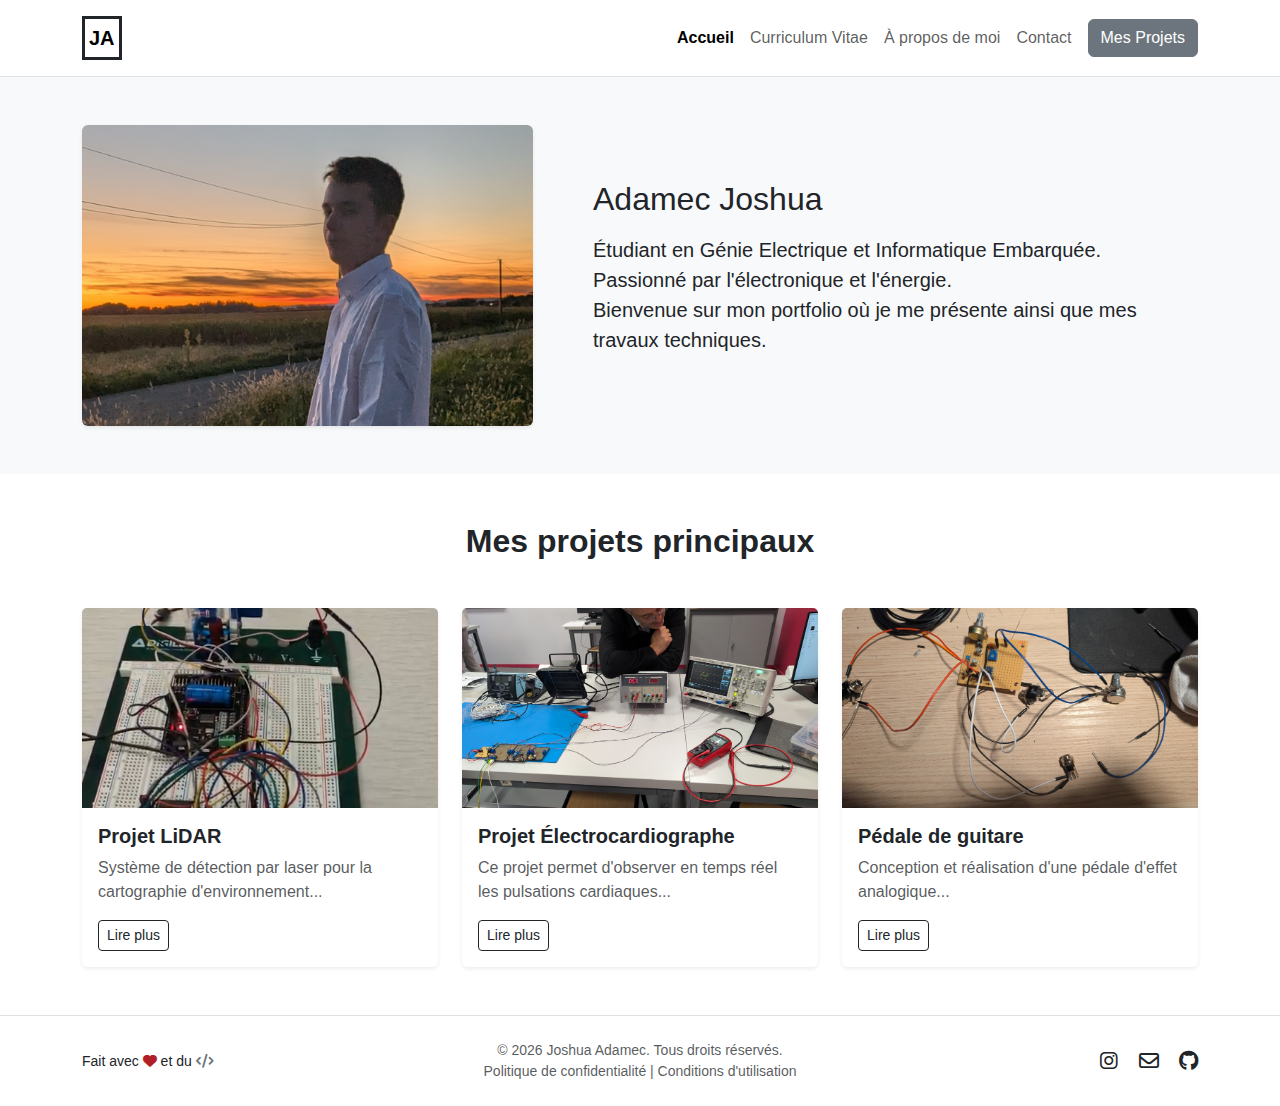
<file: index.html>
<!DOCTYPE html>
<html lang="fr">
<head>
    <meta charset="UTF-8">
    <meta name="viewport" content="width=device-width, initial-scale=1.0">
    <title>Portfolio - Joshua Adamec</title>
    <link href="https://cdn.jsdelivr.net/npm/bootstrap@5.3.0/dist/css/bootstrap.min.css" rel="stylesheet">
    <link rel="stylesheet" href="https://cdnjs.cloudflare.com/ajax/libs/font-awesome/6.4.0/css/all.min.css"> <!-- This is to add font awesome -->
    <link rel="stylesheet" href="/style.css">
</head>
<body>

    <nav class="navbar navbar-expand-lg navbar-light bg-white border-bottom py-3">
        <div class="container">
            <a class="navbar-brand fw-bold border border-3 border-dark p-1" href="/">JA</a>
            
            <button class="navbar-toggler" type="button" data-bs-toggle="collapse" data-bs-target="#navbarNav">
                <span class="navbar-toggler-icon"></span>
            </button>

            <div class="collapse navbar-collapse" id="navbarNav">
                <ul class="navbar-nav ms-auto align-items-center">
                    <li class="nav-item"><a class="nav-link active fw-bold" href="/">Accueil</a></li>
                    <li class="nav-item"><a class="nav-link" href="/cv.html">Curriculum Vitae</a></li>
                    <li class="nav-item"><a class="nav-link" href="/aboutme.html">À propos de moi</a></li>
                    <li class="nav-item"><a class="nav-link" href="/contact.html">Contact</a></li>
                    <li class="nav-item ms-2">
                        <a class="btn btn-secondary" href="/projets">Mes Projets</a>
                    </li>
                </ul>
            </div>
        </div>
    </nav>

    <section class="py-5 bg-light">
        <div class="container">
            <div class="row align-items-center">
                <div class="col-md-5">
                    <img src="/images/profile.png" class="img-fluid rounded shadow-sm" alt="Joshua Adamec">
                </div>
                <div class="col-md-7 ps-md-5 mt-4 mt-md-0">
                    <h2 class="mb-3">Adamec Joshua</h2>
                    <p class="lead">
                        Étudiant en Génie Electrique et Informatique Embarquée. Passionné par l'électronique et l'énergie.<br/>
                        Bienvenue sur mon portfolio où je me présente ainsi que mes travaux techniques.
                    </p>
                </div>
            </div>
        </div>
    </section>

    <section class="py-5">
        <div class="container">
            <h2 class="text-center mb-5 fw-bold">Mes projets principaux</h2>
            
            <div class="row g-4"> 
                <div class="col-md-4">
                    <div class="card h-100 shadow-sm border-0">
                        <img src="/images/scanner.png" class="card-img-top" alt="Projet LiDAR">
                        <div class="card-body">
                            <h5 class="card-title fw-bold">Projet LiDAR</h5>
                            <p class="card-text text-muted">Système de détection par laser pour la cartographie d'environnement...</p>
                            <a href="#" class="btn btn-outline-dark btn-sm">Lire plus</a>
                        </div>
                    </div>
                </div>

                <div class="col-md-4">
                    <div class="card h-100 shadow-sm border-0">
                        <img src="/images/ecg.jpg" class="card-img-top" alt="Projet ECG">
                        <div class="card-body">
                            <h5 class="card-title fw-bold">Projet Électrocardiographe</h5>
                            <p class="card-text text-muted">Ce projet permet d'observer en temps réel les pulsations cardiaques...</p>
                            <a href="/projets/ecg.html" class="btn btn-outline-dark btn-sm">Lire plus</a>
                        </div>
                    </div>
                </div>

                <div class="col-md-4">
                    <div class="card h-100 shadow-sm border-0">
                        <img src="/images/pedale.jpg" class="card-img-top" alt="Pédale Guitare">
                        <div class="card-body">
                            <h5 class="card-title fw-bold">Pédale de guitare</h5>
                            <p class="card-text text-muted">Conception et réalisation d'une pédale d'effet analogique...</p>
                            <a href="#" class="btn btn-outline-dark btn-sm">Lire plus</a>
                        </div>
                    </div>
                </div>

                

            </div>
        </div>
    </section>

    <footer class="bg-white py-4 mt-auto border-top">
        <div class="container">
            <div class="row align-items-center">
                <div class="col-md-4 text-center text-md-start small">
                    Fait avec <i class="fas fa-heart" style="color: #B01E28;"></i> et du <a target="_blank" href="https://github.com/padmeon/portfolio/" class="text-secondary"><i class="fas fa-code"></i></a>
                </div>
                <div class="col-md-4 text-center text-muted small">
                    &copy; 2026 Joshua Adamec. Tous droits réservés.<br>
                    <a href="#" class="text-decoration-none text-muted">Politique de confidentialité</a> | 
                    <a href="#" class="text-decoration-none text-muted">Conditions d'utilisation</a>
                </div>
                <div class="col-md-4 text-center text-md-end">
                    <a target="_blank" href="https://www.instagram.com/josh.admc/" class="text-dark me-3"><i class="fab fa-instagram fa-lg"></i></a>
                    <a target="_blank" href="mailto:joshua.adamec@etu.iut-tlse3.fr" class="text-dark me-3"><i class="far fa-envelope fa-lg"></i></a>
                    <a target="_blank" href="https://github.com/padmeon" class="text-dark"><i class="fab fa-github fa-lg"></i></a>
                </div>
            </div>
        </div>
    </footer>

    <script src="https://cdn.jsdelivr.net/npm/bootstrap@5.3.0/dist/js/bootstrap.bundle.min.js"></script>
</body>
</html>
</file>
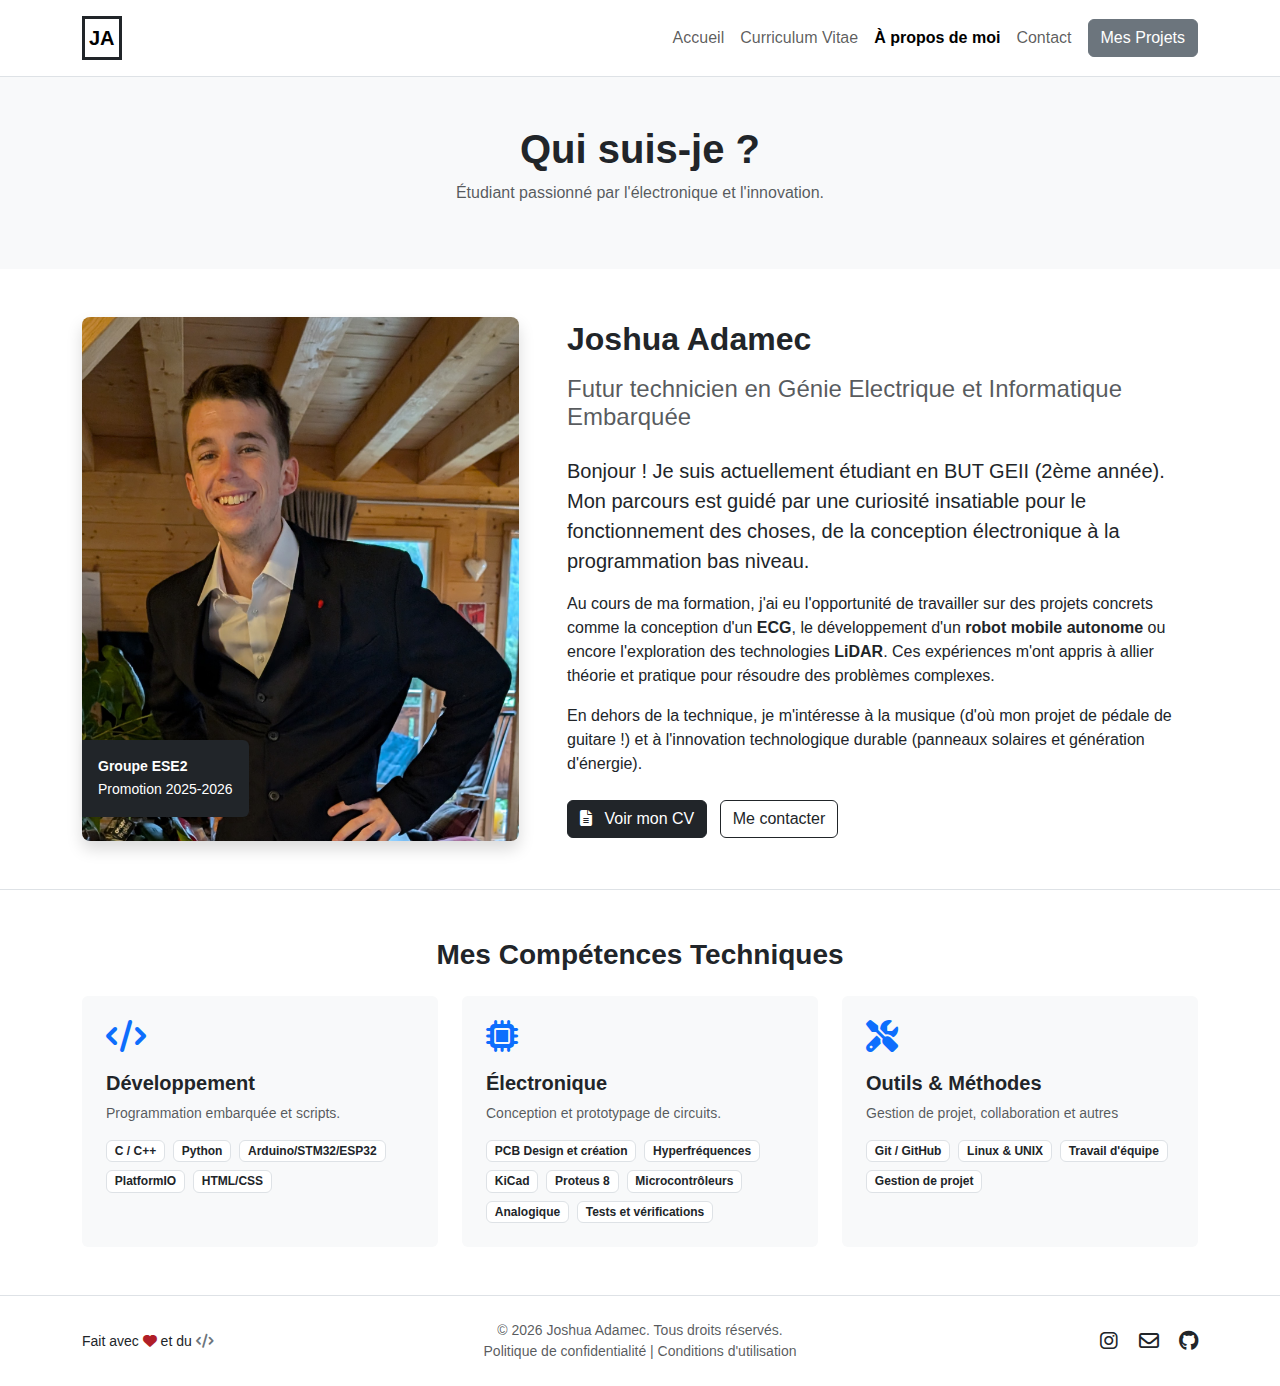
<file: aboutme.html>
<!DOCTYPE html>
<html lang="fr">
<head>
    <meta charset="UTF-8">
    <meta name="viewport" content="width=device-width, initial-scale=1.0">
    <title>À propos - Joshua Adamec</title>
    <link href="https://cdn.jsdelivr.net/npm/bootstrap@5.3.0/dist/css/bootstrap.min.css" rel="stylesheet">
    <link rel="stylesheet" href="https://cdnjs.cloudflare.com/ajax/libs/font-awesome/6.4.0/css/all.min.css">
    <link rel="stylesheet" href="style.css">
</head>
<body>

    <nav class="navbar navbar-expand-lg navbar-light bg-white border-bottom py-3">
        <div class="container">
            <a class="navbar-brand fw-bold border border-3 border-dark p-1" href="/">JA</a>
            
            <button class="navbar-toggler" type="button" data-bs-toggle="collapse" data-bs-target="#navbarNav">
                <span class="navbar-toggler-icon"></span>
            </button>

            <div class="collapse navbar-collapse" id="navbarNav">
                <ul class="navbar-nav ms-auto align-items-center">
                    <li class="nav-item"><a class="nav-link" href="/">Accueil</a></li>
                    <li class="nav-item"><a class="nav-link" href="/cv.html">Curriculum Vitae</a></li>
                    <li class="nav-item"><a class="nav-link active fw-bold" href="/aboutme.html">À propos de moi</a></li>
                    <li class="nav-item"><a class="nav-link" href="/contact.html">Contact</a></li>
                    <li class="nav-item ms-2">
                        <a class="btn btn-secondary" href="/projets">Mes Projets</a>
                    </li>
                </ul>
            </div>
        </div>
    </nav>

    <section class="py-5 bg-light">
        <div class="container text-center">
            <h1 class="fw-bold">Qui suis-je ?</h1>
            <p class="text-muted">Étudiant passionné par l'électronique et l'innovation.</p>
        </div>
    </section>

    <section class="py-5">
        <div class="container">
            <div class="row align-items-center gx-5">
                
                <div class="col-lg-5 mb-4 mb-lg-0">
                    <div class="position-relative">
                        <img src="/images/aboutPic.jpg" class="img-fluid rounded-3 shadow" alt="Joshua Adamec">
                        
                        <div class="bg-dark text-white position-absolute bottom-0 start-0 p-3 rounded-end shadow-sm mb-4" style="max-width: 200px;">
                            <small class="fw-bold d-block">Groupe ESE2</small>
                            <small>Promotion 2025-2026</small>
                        </div>
                    </div>
                </div>

                <div class="col-lg-7">
                    <h2 class="fw-bold mb-3">Joshua Adamec</h2>
                    <h4 class="text-muted mb-4">Futur technicien en Génie Electrique et Informatique Embarquée</h4>
                    
                    <p class="lead">
                        Bonjour ! Je suis actuellement étudiant en BUT GEII (2ème année). 
                        Mon parcours est guidé par une curiosité insatiable pour le fonctionnement des choses, 
                        de la conception électronique à la programmation bas niveau.
                    </p>
                    <p>
                        Au cours de ma formation, j'ai eu l'opportunité de travailler sur des projets concrets 
                        comme la conception d'un <strong>ECG</strong>, le développement d'un <strong>robot mobile autonome</strong> 
                        ou encore l'exploration des technologies <strong>LiDAR</strong>. Ces expériences m'ont appris à 
                        allier théorie et pratique pour résoudre des problèmes complexes.
                    </p>
                    <p>
                        En dehors de la technique, je m'intéresse à la musique (d'où mon projet de pédale de guitare !) 
                        et à l'innovation technologique durable (panneaux solaires et génération d'énergie).
                    </p>

                    <div class="mt-4">
                        <a href="/cv.html" class="btn btn-dark me-2">
                            <i class="fas fa-file-alt me-2"></i> Voir mon CV
                        </a>
                        <a href="/contact.html" class="btn btn-outline-dark">
                            Me contacter
                        </a>
                    </div>
                </div>

            </div>
        </div>
    </section>

    <section class="py-5 border-top">
        <div class="container">
            <h3 class="fw-bold mb-4 text-center">Mes Compétences Techniques</h3>
            
            <div class="row g-4">
                <div class="col-md-4">
                    <div class="p-4 bg-light rounded h-100">
                        <div class="text-primary mb-3"><i class="fas fa-code fa-2x"></i></div>
                        <h5 class="fw-bold">Développement</h5>
                        <p class="small text-muted mb-3">Programmation embarquée et scripts.</p>
                        <div class="d-flex flex-wrap gap-2">
                            <span class="badge bg-white text-dark border">C / C++</span>
                            <span class="badge bg-white text-dark border">Python</span>
                            <span class="badge bg-white text-dark border">Arduino/STM32/ESP32</span>
                            <span class="badge bg-white text-dark border">PlatformIO</span>
                            <span class="badge bg-white text-dark border">HTML/CSS</span>
                        </div>
                    </div>
                </div>

                <div class="col-md-4">
                    <div class="p-4 bg-light rounded h-100">
                        <div class="text-primary mb-3"><i class="fas fa-microchip fa-2x"></i></div>
                        <h5 class="fw-bold">Électronique</h5>
                        <p class="small text-muted mb-3">Conception et prototypage de circuits.</p>
                        <div class="d-flex flex-wrap gap-2">
                            <span class="badge bg-white text-dark border">PCB Design et création</span>
                            <span class="badge bg-white text-dark border">Hyperfréquences</span>
                            <span class="badge bg-white text-dark border">KiCad</span>
                            <span class="badge bg-white text-dark border">Proteus 8</span>
                            <span class="badge bg-white text-dark border">Microcontrôleurs</span>
                            <span class="badge bg-white text-dark border">Analogique</span>
                            <span class="badge bg-white text-dark border">Tests et vérifications</span>                        
                        </div>
                    </div>
                </div>

                <div class="col-md-4">
                    <div class="p-4 bg-light rounded h-100">
                        <div class="text-primary mb-3"><i class="fas fa-tools fa-2x"></i></div>
                        <h5 class="fw-bold">Outils & Méthodes</h5>
                        <p class="small text-muted mb-3">Gestion de projet, collaboration et autres</p>
                        <div class="d-flex flex-wrap gap-2">
                            <span class="badge bg-white text-dark border">Git / GitHub</span>
                            <span class="badge bg-white text-dark border">Linux & UNIX</span>
                            <span class="badge bg-white text-dark border">Travail d'équipe</span>
                            <span class="badge bg-white text-dark border">Gestion de projet</span>
                        </div>
                    </div>
                </div>

            </div>
        </div>
    </section>

    <footer class="bg-white py-4 mt-auto border-top">
        <div class="container">
            <div class="row align-items-center">
                <div class="col-md-4 text-center text-md-start small">
                    Fait avec <i class="fas fa-heart" style="color: #B01E28;"></i> et du <a target="_blank" href="https://github.com/padmeon/portfolio/" class="text-secondary"><i class="fas fa-code"></i></a>
                </div>
                <div class="col-md-4 text-center text-muted small">
                    &copy; 2026 Joshua Adamec. Tous droits réservés.<br>
                    <a href="#" class="text-decoration-none text-muted">Politique de confidentialité</a> | 
                    <a href="#" class="text-decoration-none text-muted">Conditions d'utilisation</a>
                </div>
                <div class="col-md-4 text-center text-md-end">
                    <a target="_blank" href="https://www.instagram.com/josh.admc/" class="text-dark me-3"><i class="fab fa-instagram fa-lg"></i></a>
                    <a target="_blank" href="mailto:joshua.adamec@etu.iut-tlse3.fr" class="text-dark me-3"><i class="far fa-envelope fa-lg"></i></a>
                    <a target="_blank" href="https://github.com/padmeon" class="text-dark"><i class="fab fa-github fa-lg"></i></a>
                </div>
            </div>
        </div>
    </footer>

    <script src="https://cdn.jsdelivr.net/npm/bootstrap@5.3.0/dist/js/bootstrap.bundle.min.js"></script>
</body>
</html>
</file>
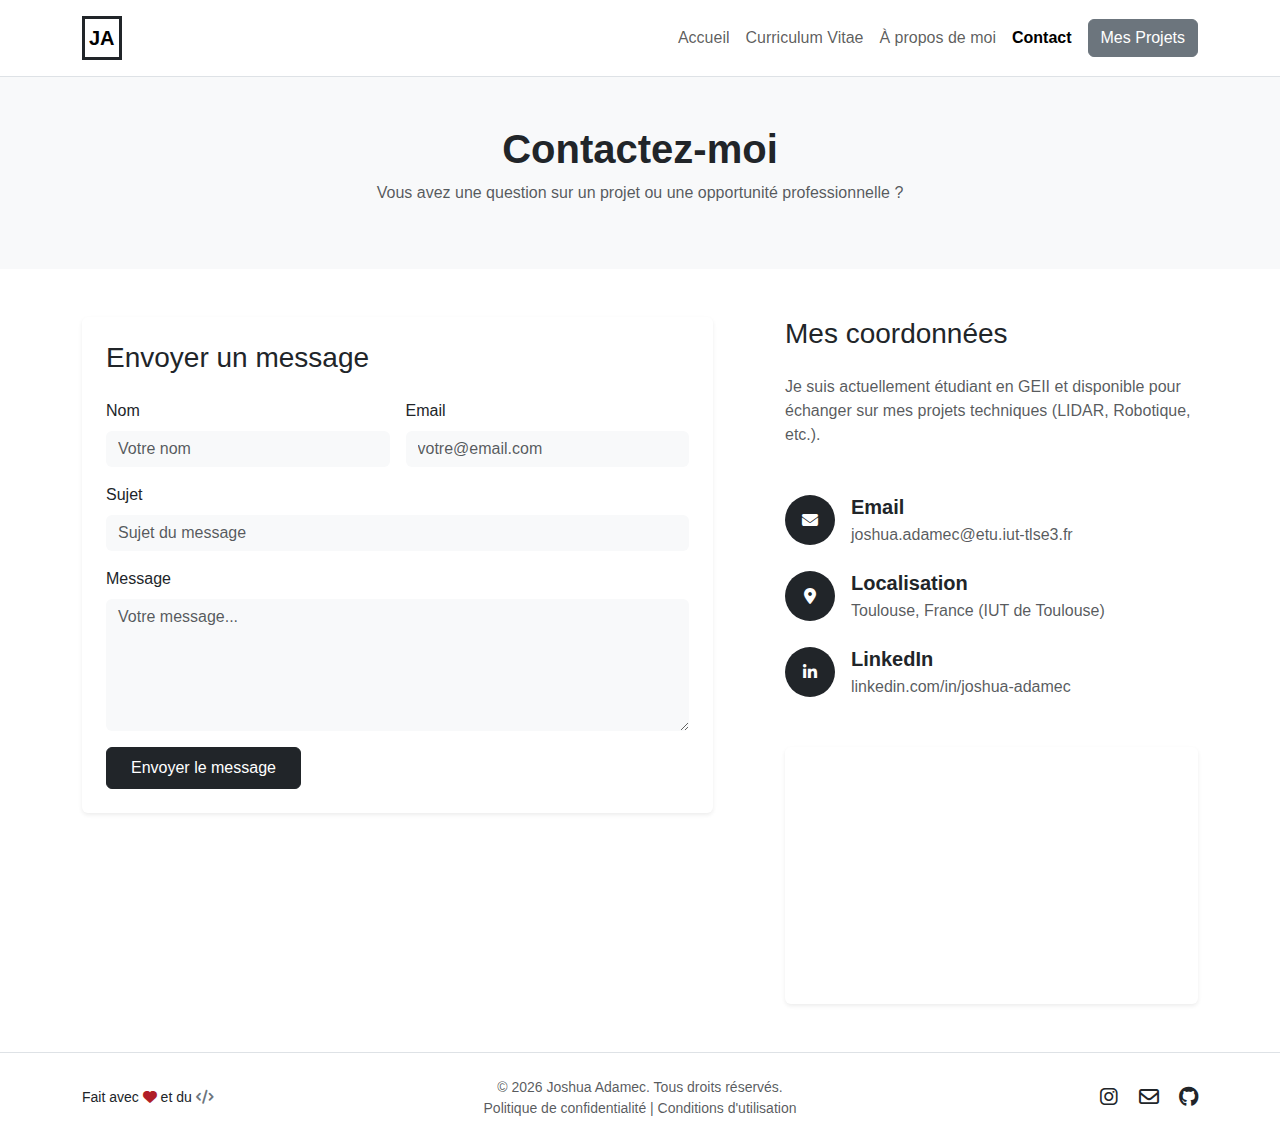
<file: contact.html>
<!DOCTYPE html>
<html lang="fr">
<head>
    <meta charset="UTF-8">
    <meta name="viewport" content="width=device-width, initial-scale=1.0">
    <title>Contact - Joshua Adamec</title>
    <link href="https://cdn.jsdelivr.net/npm/bootstrap@5.3.0/dist/css/bootstrap.min.css" rel="stylesheet">
    <link rel="stylesheet" href="https://cdnjs.cloudflare.com/ajax/libs/font-awesome/6.4.0/css/all.min.css">
    <link rel="stylesheet" href="/style.css">
</head>
<body>

    <nav class="navbar navbar-expand-lg navbar-light bg-white border-bottom py-3">
        <div class="container">
            <a class="navbar-brand fw-bold border border-3 border-dark p-1" href="/">JA</a>
            
            <button class="navbar-toggler" type="button" data-bs-toggle="collapse" data-bs-target="#navbarNav">
                <span class="navbar-toggler-icon"></span>
            </button>

            <div class="collapse navbar-collapse" id="navbarNav">
                <ul class="navbar-nav ms-auto align-items-center">
                    <li class="nav-item"><a class="nav-link" href="/">Accueil</a></li>
                    <li class="nav-item"><a class="nav-link" href="/cv.html">Curriculum Vitae</a></li>
                    <li class="nav-item"><a class="nav-link" href="/aboutme.html">À propos de moi</a></li>
                    <li class="nav-item"><a class="nav-link active fw-bold" href="/contact.html">Contact</a></li>
                    <li class="nav-item ms-2">
                        <a class="btn btn-secondary" href="/projets">Mes Projets</a>
                    </li>
                </ul>
            </div>
        </div>
    </nav>

    <section class="py-5 bg-light">
        <div class="container text-center">
            <h1 class="fw-bold">Contactez-moi</h1>
            <p class="text-muted">Vous avez une question sur un projet ou une opportunité professionnelle ?</p>
        </div>
    </section>

    <section class="py-5">
        <div class="container">
            <div class="row g-5">
                
                <div class="col-lg-7">
                    <div class="card border-0 shadow-sm p-4">
                        <h3 class="mb-4">Envoyer un message</h3>
                        
                        <form action="https://formsubmit.co/contact@meetjo.sh" method="POST">
                            
                            <input type="hidden" name="_next" value="https://meetjo.sh/sent.html">
                            
                            <input type="hidden" name="_subject" value="Nouveau message de votre Portfolio !">
                            
                            <input type="hidden" name="_captcha" value="false">

                            <input type="text" name="_honey" style="display:none">

                            <div class="row g-3">
                                <div class="col-md-6">
                                    <label for="nom" class="form-label">Nom</label>
                                    <input type="text" class="form-control bg-light border-0" id="nom" name="name" placeholder="Votre nom" required>
                                </div>
                                <div class="col-md-6">
                                    <label for="email" class="form-label">Email</label>
                                    <input type="email" class="form-control bg-light border-0" id="email" name="email" placeholder="votre@email.com" required>
                                </div>
                                <div class="col-12">
                                    <label for="sujet" class="form-label">Sujet</label>
                                    <input type="text" class="form-control bg-light border-0" id="sujet" name="subject_visible" placeholder="Sujet du message">
                                </div>
                                <div class="col-12">
                                    <label for="message" class="form-label">Message</label>
                                    <textarea class="form-control bg-light border-0" id="message" name="message" rows="5" placeholder="Votre message..." required></textarea>
                                </div>
                                <div class="col-12">
                                    <button type="submit" class="btn btn-dark px-4 py-2">Envoyer le message</button>
                                </div>
                            </div>
                        </form>
                    </div>
                </div>

                <div class="col-lg-5">
                    <div class="h-100 ps-lg-4">
                        <h3 class="mb-4">Mes coordonnées</h3>
                        <p class="text-muted mb-5">
                            Je suis actuellement étudiant en GEII et disponible pour échanger sur mes projets techniques (LIDAR, Robotique, etc.).
                        </p>

                        <div class="d-flex align-items-start mb-4">
                            <div class="bg-dark text-white rounded-circle p-3 me-3 d-flex align-items-center justify-content-center" style="width: 50px; height: 50px;">
                                <i class="fas fa-envelope"></i>
                            </div>
                            <div>
                                <h5 class="fw-bold mb-1">Email</h5>
                                <a href="mailto:joshua.adamec@etu.iut-tlse3.fr" class="text-decoration-none text-muted">joshua.adamec@etu.iut-tlse3.fr</a>
                            </div>
                        </div>

                        <div class="d-flex align-items-start mb-4">
                            <div class="bg-dark text-white rounded-circle p-3 me-3 d-flex align-items-center justify-content-center" style="width: 50px; height: 50px;">
                                <i class="fas fa-map-marker-alt"></i>
                            </div>
                            <div>
                                <h5 class="fw-bold mb-1">Localisation</h5>
                                <p class="text-muted mb-0">Toulouse, France (IUT de Toulouse)</p>
                            </div>
                        </div>

                        <div class="d-flex align-items-start">
                            <div class="bg-dark text-white rounded-circle p-3 me-3 d-flex align-items-center justify-content-center" style="width: 50px; height: 50px;">
                                <i class="fab fa-linkedin-in"></i>
                            </div>
                            <div>
                                <h5 class="fw-bold mb-1">LinkedIn</h5>
                                <a target="_blank" href="https://linkedin.com/in/joshua-adamec" class="text-decoration-none text-muted">linkedin.com/in/joshua-adamec</a>
                            </div>
                        </div>
                        
                        <div class="mt-5 rounded overflow-hidden shadow-sm">
                           <!--<img src="https://placehold.co/600x250/e9ecef/adb5bd?text=Carte+Localisation" class="img-fluid w-100" alt="Carte">-->
                            <iframe id="map-canvas" class="map_part" width="600"  height="250"  frameborder="0" scrolling="no" marginheight="0" marginwidth="0" src="https://maps.google.com/maps?width=100%&amp;height=100%&amp;hl=en&amp;q=geii toulouse&amp;t=&amp;z=14&amp;ie=UTF8&amp;iwloc=B&amp;output=embed">Powered by <a href="https://embedgooglemaps.com">embed google maps html</a> and <a href="https://beviljaralla.se/">sms lån som beviljar alla utan uc</a></iframe>
                    </div>
                </div>

            </div>
        </div>
    </section>

    <footer class="bg-white py-4 mt-auto border-top">
        <div class="container">
            <div class="row align-items-center">
                <div class="col-md-4 text-center text-md-start small">
                    Fait avec <i class="fas fa-heart" style="color: #B01E28;"></i> et du <a target="_blank" href="https://github.com/padmeon/portfolio/" class="text-secondary"><i class="fas fa-code"></i></a>
                </div>
                <div class="col-md-4 text-center text-muted small">
                    &copy; 2026 Joshua Adamec. Tous droits réservés.<br>
                    <a href="#" class="text-decoration-none text-muted">Politique de confidentialité</a> | 
                    <a href="#" class="text-decoration-none text-muted">Conditions d'utilisation</a>
                </div>
                <div class="col-md-4 text-center text-md-end">
                    <a target="_blank" href="https://www.instagram.com/josh.admc/" class="text-dark me-3"><i class="fab fa-instagram fa-lg"></i></a>
                    <a target="_blank" href="mailto:joshua.adamec@etu.iut-tlse3.fr" class="text-dark me-3"><i class="far fa-envelope fa-lg"></i></a>
                    <a target="_blank" href="https://github.com/padmeon" class="text-dark"><i class="fab fa-github fa-lg"></i></a>
                </div>
            </div>
        </div>
    </footer>

    <script src="https://cdn.jsdelivr.net/npm/bootstrap@5.3.0/dist/js/bootstrap.bundle.min.js"></script>
</body>
</html>
</file>
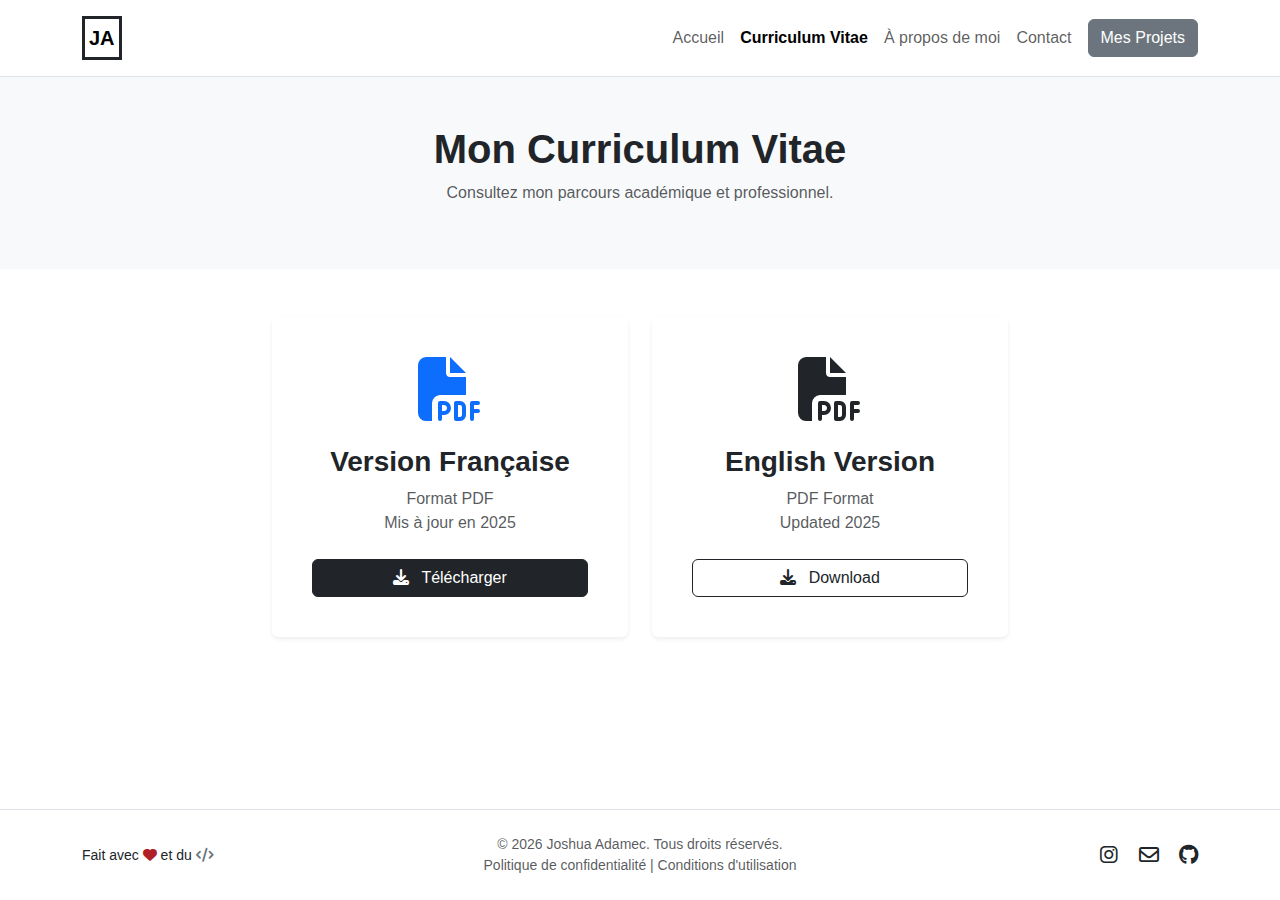
<file: cv.html>
<!DOCTYPE html>
<html lang="fr">
<head>
    <meta charset="UTF-8">
    <meta name="viewport" content="width=device-width, initial-scale=1.0">
    <title>CV - Joshua Adamec</title>
    <link href="https://cdn.jsdelivr.net/npm/bootstrap@5.3.0/dist/css/bootstrap.min.css" rel="stylesheet">
    <link rel="stylesheet" href="https://cdnjs.cloudflare.com/ajax/libs/font-awesome/6.4.0/css/all.min.css">
    <link rel="stylesheet" href="/style.css">
</head>
<body>

    <nav class="navbar navbar-expand-lg navbar-light bg-white border-bottom py-3">
        <div class="container">
            <a class="navbar-brand fw-bold border border-3 border-dark p-1" href="/">JA</a>

            <button class="navbar-toggler" type="button" data-bs-toggle="collapse" data-bs-target="#navbarNav">
                <span class="navbar-toggler-icon"></span>
            </button>

            <div class="collapse navbar-collapse" id="navbarNav">
                <ul class="navbar-nav ms-auto align-items-center">
                    <li class="nav-item"><a class="nav-link" href="/">Accueil</a></li>
                    <li class="nav-item"><a class="nav-link active fw-bold" href="/cv.html">Curriculum Vitae</a></li>
                    <li class="nav-item"><a class="nav-link" href="/aboutme.html">À propos de moi</a></li>
                    <li class="nav-item"><a class="nav-link" href="/contact.html">Contact</a></li>
                    <li class="nav-item ms-2">
                        <a class="btn btn-secondary" href="/projets">Mes Projets</a>
                    </li>
                </ul>
            </div>
        </div>
    </nav>

    <section class="py-5 bg-light">
        <div class="container text-center">
            <h1 class="fw-bold">Mon Curriculum Vitae</h1>
            <p class="text-muted">Consultez mon parcours académique et professionnel.</p>
        </div>
    </section>

    <section class="py-5">
        <div class="container">
            <div class="row justify-content-center g-4">
                
                <div class="col-md-5 col-lg-4">
                    <div class="card h-100 text-center border-0 shadow-sm p-4">
                        <div class="card-body">
                            <div class="mb-4 text-primary">
                                <i class="fas fa-file-pdf fa-4x"></i>
                            </div>
                            <h3 class="card-title fw-bold">Version Française</h3>
                            <p class="card-text text-muted mb-4">
                                Format PDF<br>
                                Mis à jour en 2025
                            </p>
                            <a href="fichiers/cv_joshua_adamec_fr.pdf" class="btn btn-dark w-100" download>
                                <i class="fas fa-download me-2"></i> Télécharger
                            </a>
                        </div>
                    </div>
                </div>

                <div class="col-md-5 col-lg-4">
                    <div class="card h-100 text-center border-0 shadow-sm p-4">
                        <div class="card-body">
                            <div class="mb-4 text-dark">
                                <i class="fas fa-file-pdf fa-4x"></i>
                            </div>
                            <h3 class="card-title fw-bold">English Version</h3>
                            <p class="card-text text-muted mb-4">
                                PDF Format<br>
                                Updated 2025
                            </p>
                            <a href="fichiers/cv_joshua_adamec_en.pdf" class="btn btn-outline-dark w-100" download>
                                <i class="fas fa-download me-2"></i> Download
                            </a>
                        </div>
                    </div>
                </div>

            </div>
        </div>
    </section>

    <footer class="bg-white py-4 mt-auto border-top">
        <div class="container">
            <div class="row align-items-center">
                <div class="col-md-4 text-center text-md-start small">
                    Fait avec <i class="fas fa-heart" style="color: #B01E28;"></i> et du <a target="_blank" href="https://github.com/padmeon/portfolio/" class="text-secondary"><i class="fas fa-code"></i></a>
                </div>
                <div class="col-md-4 text-center text-muted small">
                    &copy; 2026 Joshua Adamec. Tous droits réservés.<br>
                    <a href="#" class="text-decoration-none text-muted">Politique de confidentialité</a> | 
                    <a href="#" class="text-decoration-none text-muted">Conditions d'utilisation</a>
                </div>
                <div class="col-md-4 text-center text-md-end">
                    <a target="_blank" href="https://www.instagram.com/josh.admc/" class="text-dark me-3"><i class="fab fa-instagram fa-lg"></i></a>
                    <a target="_blank" href="mailto:joshua.adamec@etu.iut-tlse3.fr" class="text-dark me-3"><i class="far fa-envelope fa-lg"></i></a>
                    <a target="_blank" href="https://github.com/padmeon" class="text-dark"><i class="fab fa-github fa-lg"></i></a>
                </div>
            </div>
        </div>
    </footer>

    <script src="https://cdn.jsdelivr.net/npm/bootstrap@5.3.0/dist/js/bootstrap.bundle.min.js"></script>
</body>
</html>
</file>
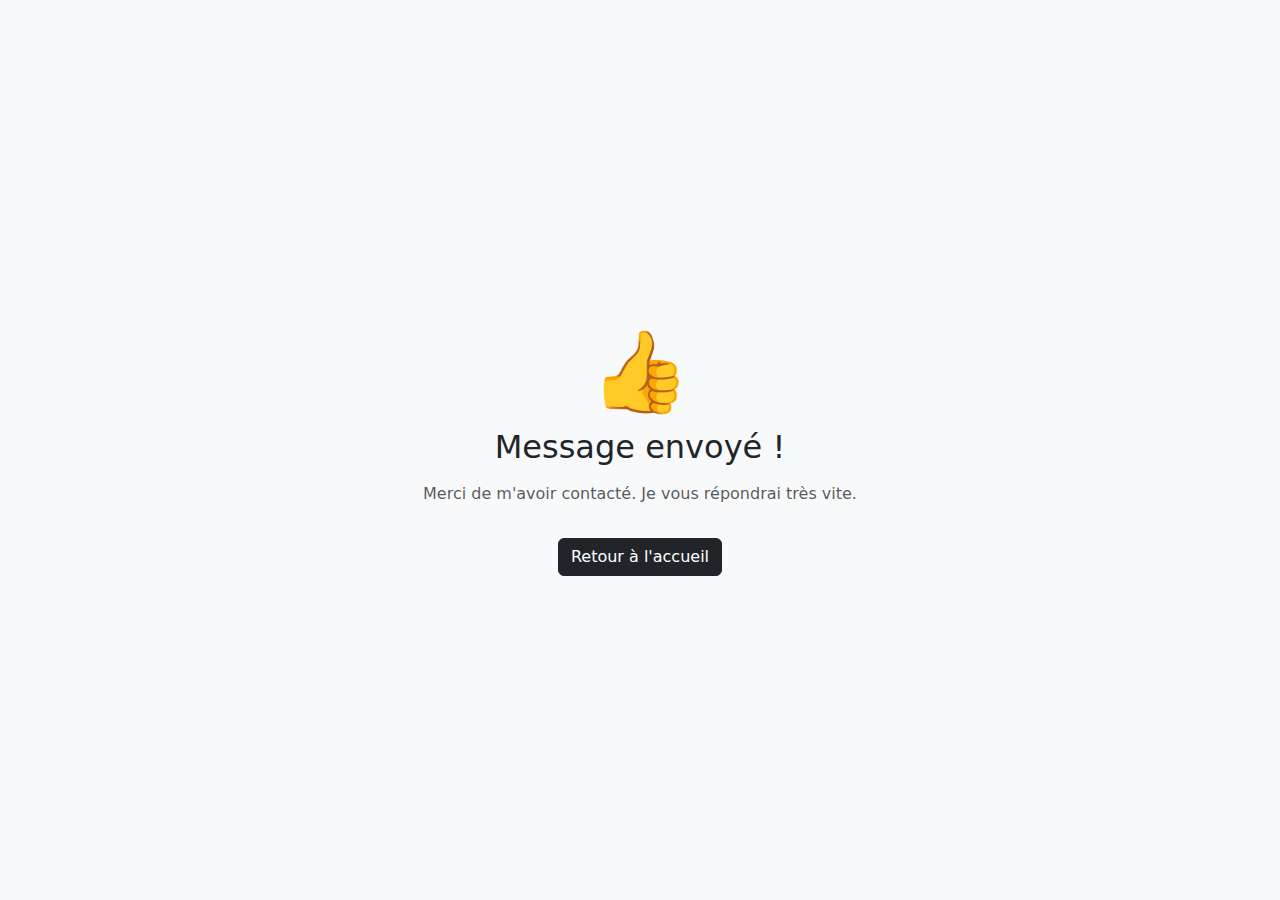
<file: sent.html>
<!DOCTYPE html>
<html lang="fr">
<head>
    <meta charset="UTF-8">
    <meta name="viewport" content="width=device-width, initial-scale=1.0">
    <title>Merci !</title>
    <link href="https://cdn.jsdelivr.net/npm/bootstrap@5.3.0/dist/css/bootstrap.min.css" rel="stylesheet">
    <meta http-equiv="refresh" content="5;url=index.html">
</head>
<body class="d-flex align-items-center justify-content-center vh-100 bg-light">
    <div class="text-center">
        <h1 class="display-1 fw-bold">👍</h1>
        <h2 class="mb-3">Message envoyé !</h2>
        <p class="text-muted">Merci de m'avoir contacté. Je vous répondrai très vite.</p>
        <a href="/" class="btn btn-dark mt-3">Retour à l'accueil</a>
    </div>
</body>
</html>
</file>
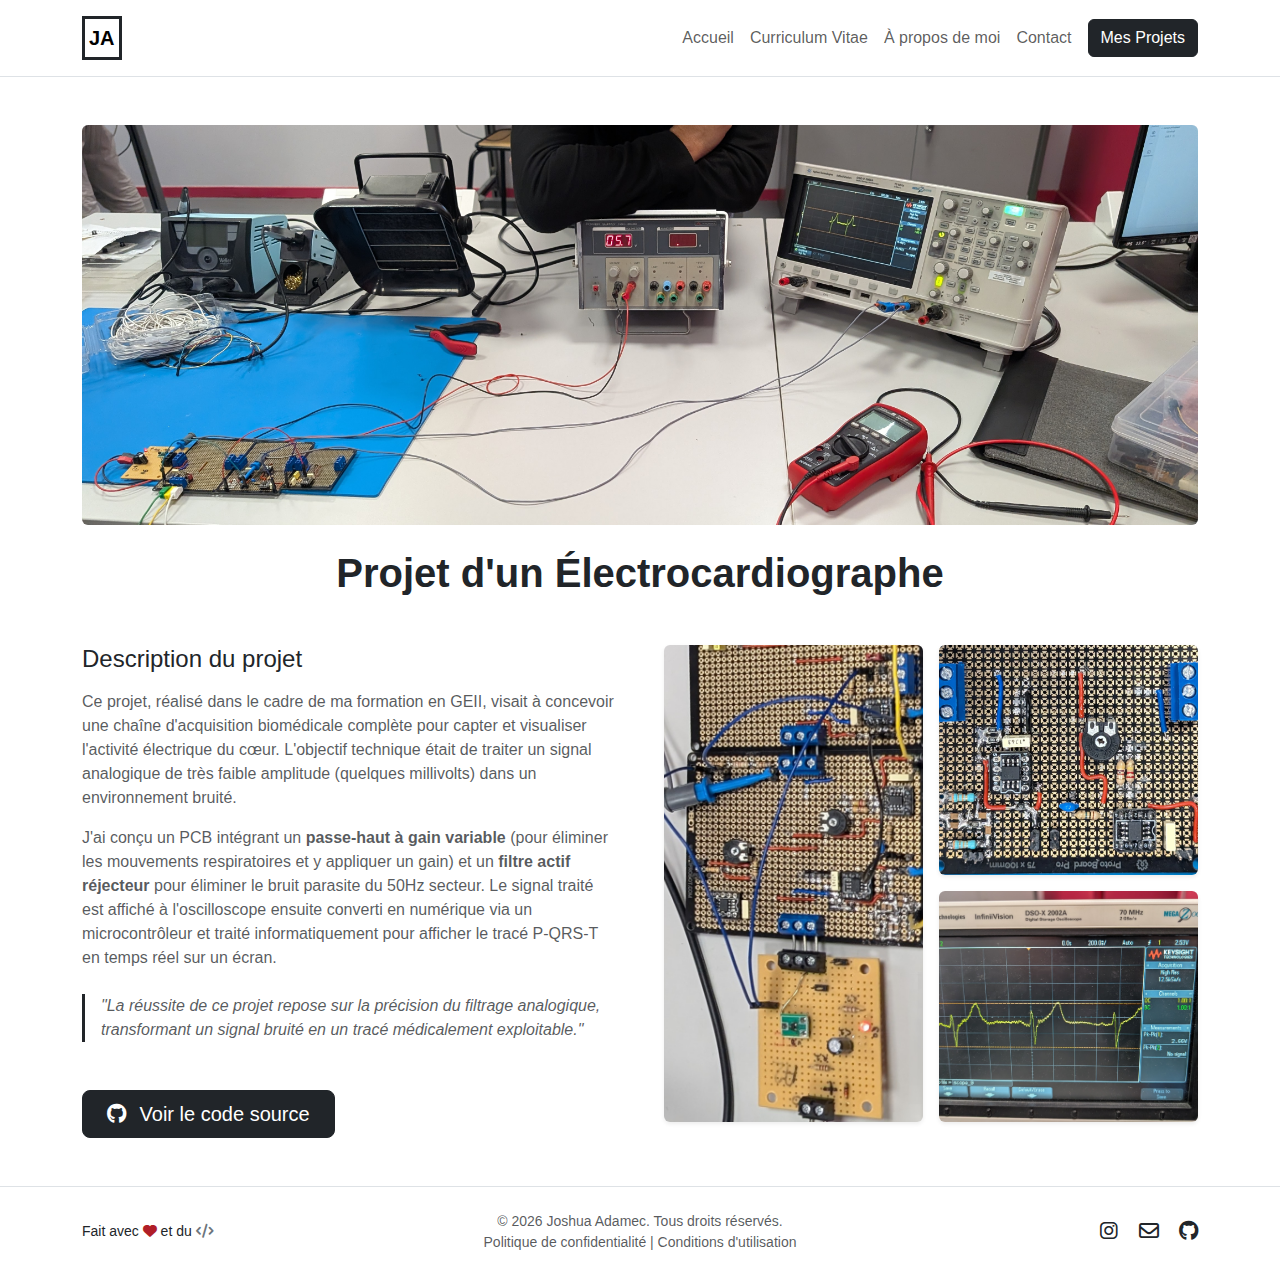
<file: projets/ecg.html>
<!DOCTYPE html>
<html lang="fr">
<head>
    <meta charset="UTF-8">
    <meta name="viewport" content="width=device-width, initial-scale=1.0">
    <title>Détail Projet - Joshua Adamec</title>
    <link href="https://cdn.jsdelivr.net/npm/bootstrap@5.3.0/dist/css/bootstrap.min.css" rel="stylesheet">
    <link rel="stylesheet" href="https://cdnjs.cloudflare.com/ajax/libs/font-awesome/6.4.0/css/all.min.css">
    <link rel="stylesheet" href="/style.css">
</head>
<body>

    <nav class="navbar navbar-expand-lg navbar-light bg-white border-bottom py-3">
        <div class="container">
            <a class="navbar-brand fw-bold border border-3 border-dark p-1" href="/">JA</a>
            
            <button class="navbar-toggler" type="button" data-bs-toggle="collapse" data-bs-target="#navbarNav">
                <span class="navbar-toggler-icon"></span>
            </button>

            <div class="collapse navbar-collapse" id="navbarNav">
                <ul class="navbar-nav ms-auto align-items-center">
                    <li class="nav-item"><a class="nav-link" href="/">Accueil</a></li>
                    <li class="nav-item"><a class="nav-link" href="/cv.html">Curriculum Vitae</a></li>
                    <li class="nav-item"><a class="nav-link" href="/">À propos de moi</a></li>
                    <li class="nav-item"><a class="nav-link" href="/contact.html">Contact</a></li>
                    <li class="nav-item ms-2">
                        <a class="btn btn-dark" href="/projets">Mes Projets</a>
                    </li>
                </ul>
            </div>
        </div>
    </nav>

    <section class="py-5">
        <div class="container">
            
            <div class="row mb-4">
                <div class="col-12">
                    <img src="/images/ecg.jpg" class="img-fluid rounded w-100 object-fit-cover" style="height: 400px;" alt="Bannière projet ECG">
                </div>
            </div>

            <h1 class="text-center fw-bold mb-5">Projet d'un Électrocardiographe</h1>

            <div class="row g-5">
                
                <div class="col-lg-6 d-flex flex-column justify-content-between">
                    <div>
                        <h4 class="mb-3">Description du projet</h4>
                        
                        <p class="text-muted">
                            Ce projet, réalisé dans le cadre de ma formation en GEII, visait à concevoir une chaîne d'acquisition biomédicale complète pour capter et visualiser l'activité électrique du cœur. 
                            L'objectif technique était de traiter un signal analogique de très faible amplitude (quelques millivolts) dans un environnement bruité.
                        </p>

                        <p class="text-muted">
                            J'ai conçu un PCB intégrant un <strong>passe-haut à gain variable</strong> (pour éliminer les mouvements respiratoires et y appliquer un gain) et un <strong>filtre actif réjecteur</strong> pour éliminer le bruit parasite du 50Hz secteur. 
                            Le signal traité est affiché à l'oscilloscope ensuite converti en numérique via un microcontrôleur et traité informatiquement pour afficher le tracé P-QRS-T en temps réel sur un écran.
                        </p>

                        <div class="border-start border-3 border-dark ps-3 my-4 text-muted fst-italic">
                            "La réussite de ce projet repose sur la précision du filtrage analogique, transformant un signal bruité en un tracé médicalement exploitable."
                        </div>
                    </div>

                    <div class="mt-4">
                        <a href="https://github.com/padmeon/projet-ecg" target="_blank" class="btn btn-dark btn-lg px-4">
                            <i class="fab fa-github me-2"></i> Voir le code source
                        </a>
                    </div>
                </div>

                <div class="col-lg-6">
                    <div class="row g-3 h-100">
                        <div class="col-6">
                            <img src="/images/ECGVue.jpg" class="img-fluid rounded w-100 h-100 object-fit-cover shadow-sm" alt="Prototype ECG">
                        </div>
                        <div class="col-6 d-flex flex-column gap-3">
                            <img src="/images/carteEcg.jpg" class="img-fluid rounded w-100 h-50 object-fit-cover shadow-sm" alt="Circuit imprimé ECG">
                            <img src="/images/signalECG.jpg" class="img-fluid rounded w-100 h-50 object-fit-cover shadow-sm" alt="Signal visualisé">
                        </div>
                    </div>
                </div>

            </div>
        </div>
    </section>

    <footer class="bg-white py-4 mt-auto border-top">
        <div class="container">
            <div class="row align-items-center">
                <div class="col-md-4 text-center text-md-start small">
                    Fait avec <i class="fas fa-heart" style="color: #B01E28;"></i> et du <a target="_blank" href="https://github.com/padmeon/portfolio/" class="text-secondary"><i class="fas fa-code"></i></a>
                </div>
                <div class="col-md-4 text-center text-muted small">
                    &copy; 2026 Joshua Adamec. Tous droits réservés.<br>
                    <a href="#" class="text-decoration-none text-muted">Politique de confidentialité</a> | 
                    <a href="#" class="text-decoration-none text-muted">Conditions d'utilisation</a>
                </div>
                <div class="col-md-4 text-center text-md-end">
                    <a target="_blank" href="https://www.instagram.com/josh.admc/" class="text-dark me-3"><i class="fab fa-instagram fa-lg"></i></a>
                    <a target="_blank" href="mailto:joshua.adamec@etu.iut-tlse3.fr" class="text-dark me-3"><i class="far fa-envelope fa-lg"></i></a>
                    <a target="_blank" href="https://github.com/padmeon" class="text-dark"><i class="fab fa-github fa-lg"></i></a>
                </div>
            </div>
        </div>
    </footer>

    <script src="https://cdn.jsdelivr.net/npm/bootstrap@5.3.0/dist/js/bootstrap.bundle.min.js"></script>
</body>
</html>
</file>
<file: style.css>
/* style.css */

/* Pour s'assurer que le footer reste en bas même si la page est vide */
body {
    display: flex;
    flex-direction: column;
    min-height: 100vh;
    font-family: 'Segoe UI', Tahoma, Geneva, Verdana, sans-serif;
}

/* Style spécifique pour les images en placeholder (gris) */
.card-img-top {
    height: 200px;
    object-fit: cover; /* Recadre l'image sans la déformer */
    background-color: #e9ecef;
}

/* Petit effet au survol des cartes projets */
.card:hover {
    transform: translateY(-5px);
    transition: transform 0.3s ease;
    box-shadow: 0 .5rem 1rem rgba(0,0,0,.15)!important;
}

/* Alignement vertical du texte dans la section héros */
section.bg-light {
    background-color: #f8f9fa !important; /* Gris très clair */
}

/* Animation d'entrée pour toute la page */
body {
    animation: fadeInAnimation ease 0.8s;
    animation-iteration-count: 1;
    animation-fill-mode: forwards;
}

@keyframes fadeInAnimation {
    0% {
        opacity: 0;
        transform: translateY(10px); /* Un petit effet de glissement vers le haut */
    }
    100% {
        opacity: 1;
        transform: translateY(0);
    }
}

html {
    scroll-behavior: smooth;
}
</file>
